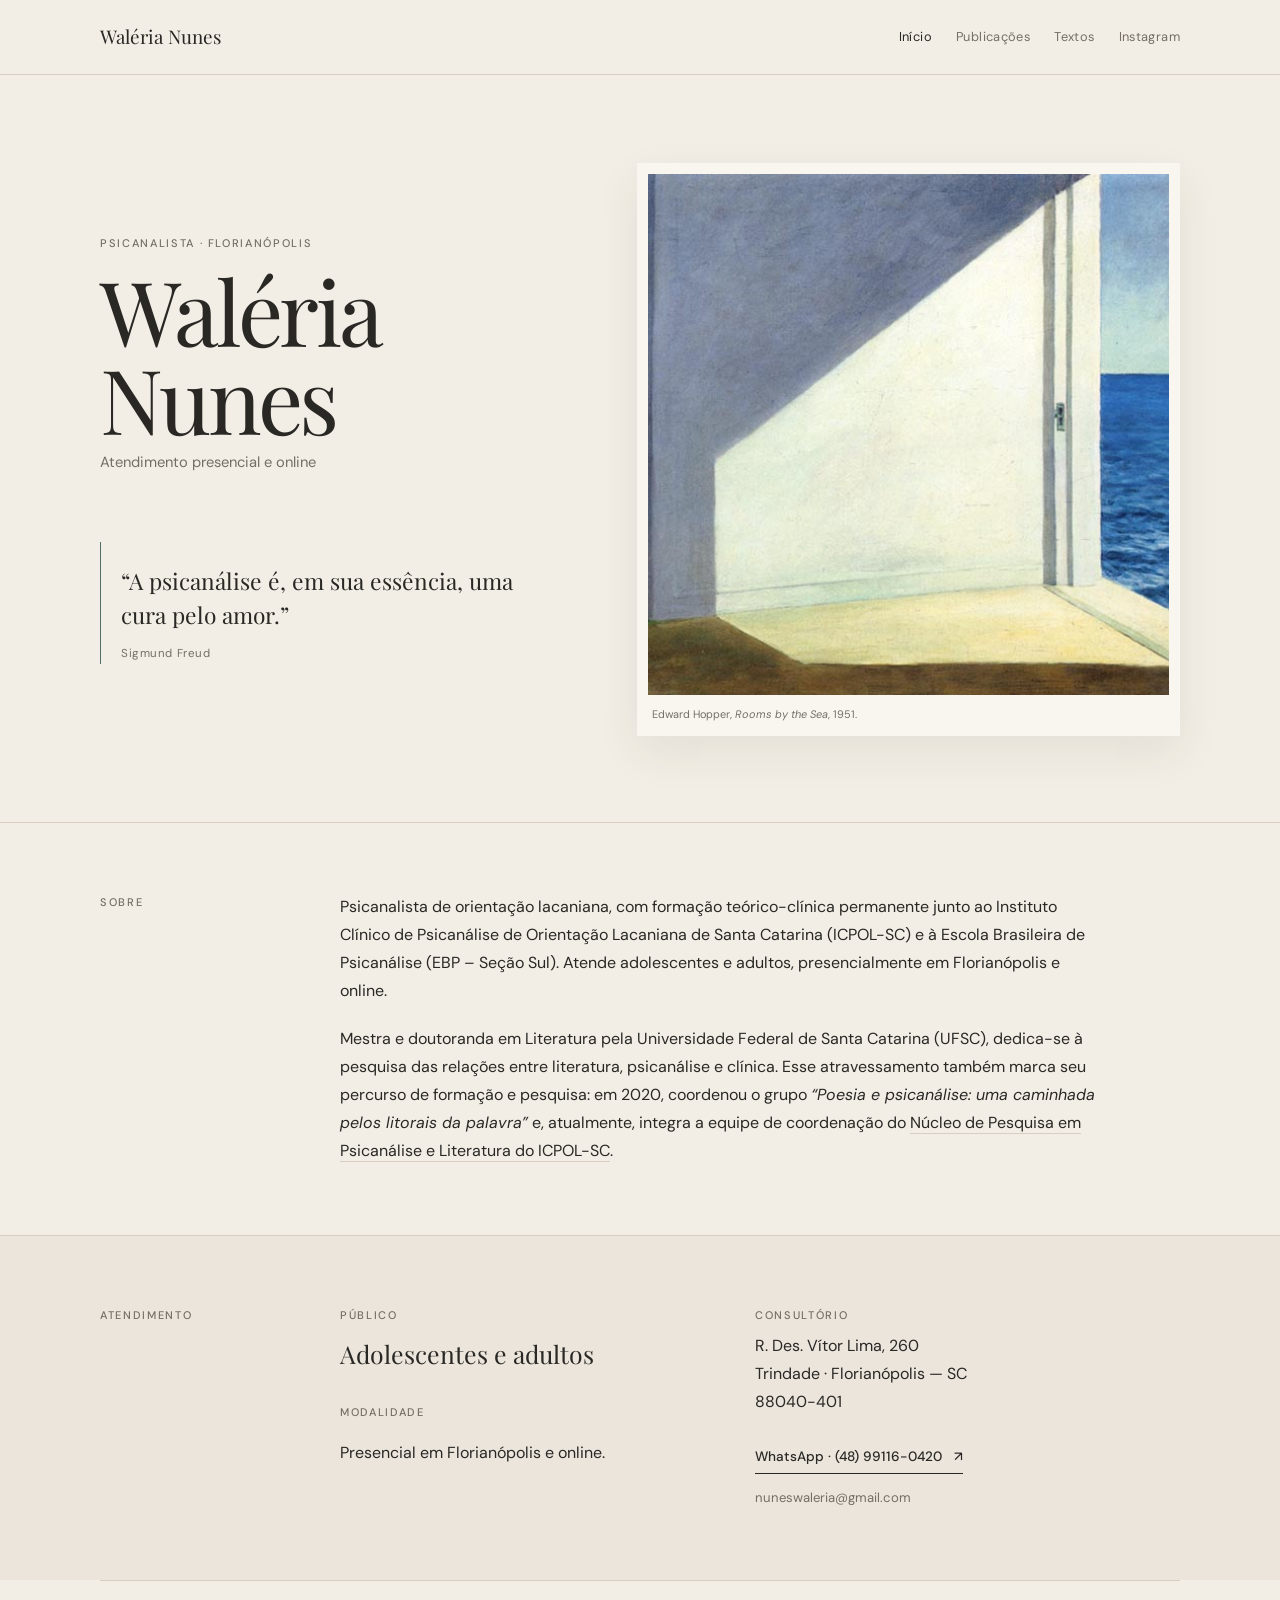
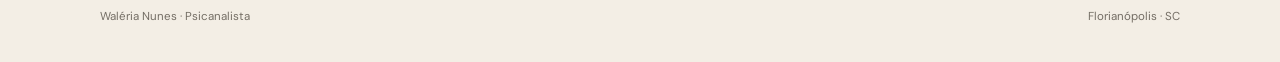
<file: index.html>
<!doctype html>
<html lang="pt-BR">
<head>
  <meta charset="utf-8">
  <meta name="viewport" content="width=device-width, initial-scale=1">

  <title>Waléria Nunes | Psicanalista em Florianópolis</title>
  <meta name="description" content="Waléria Nunes, psicanalista de orientação lacaniana em Florianópolis. Atendimento presencial na Trindade e online para adolescentes e adultos.">
  <meta name="author" content="Waléria Nunes">
  <meta name="robots" content="index, follow">
  <link rel="canonical" href="https://walerianunes.github.io/psicanalise_waleria/">

  <meta property="og:type" content="website">
  <meta property="og:locale" content="pt_BR">
  <meta property="og:title" content="Waléria Nunes | Psicanalista em Florianópolis">
  <meta property="og:description" content="Atendimento psicanalítico presencial em Florianópolis e online para adolescentes e adultos.">
  <meta property="og:url" content="https://walerianunes.github.io/psicanalise_waleria/">
  <meta property="og:image" content="https://walerianunes.github.io/psicanalise_waleria/hopper.jpg">
  <meta property="og:image:alt" content="Rooms by the Sea, de Edward Hopper">

  <meta name="twitter:card" content="summary_large_image">
  <meta name="twitter:title" content="Waléria Nunes | Psicanalista em Florianópolis">
  <meta name="twitter:description" content="Atendimento psicanalítico presencial em Florianópolis e online para adolescentes e adultos.">
  <meta name="twitter:image" content="https://walerianunes.github.io/psicanalise_waleria/hopper.jpg">

  <script type="application/ld+json">
  {
    "@context": "https://schema.org",
    "@graph": [
      {
        "@type": "WebSite",
        "@id": "https://walerianunes.github.io/psicanalise_waleria/#website",
        "url": "https://walerianunes.github.io/psicanalise_waleria/",
        "name": "Waléria Nunes | Psicanalista em Florianópolis",
        "inLanguage": "pt-BR"
      },
      {
        "@type": "Person",
        "@id": "https://walerianunes.github.io/psicanalise_waleria/#waleria-nunes",
        "name": "Waléria Nunes",
        "jobTitle": "Psicanalista",
        "url": "https://walerianunes.github.io/psicanalise_waleria/",
        "email": "mailto:nuneswaleria@gmail.com",
        "telephone": "+55-48-99116-0420",
        "sameAs": [
          "https://www.instagram.com/walerianunes_/"
        ],
        "knowsAbout": [
          "Psicanálise",
          "Psicanálise de orientação lacaniana",
          "Literatura",
          "Psicanálise e literatura"
        ],
        "address": {
          "@type": "PostalAddress",
          "streetAddress": "R. Des. Vítor Lima, 260",
          "addressLocality": "Florianópolis",
          "addressRegion": "SC",
          "postalCode": "88040-401",
          "addressCountry": "BR"
        }
      }
    ]
  }
  </script>

  <link rel="stylesheet" href="style.css">
</head>
<body>
  <header class="site-header">
    <div class="shell header-inner">
      <a class="brand" href="index.html">Waléria Nunes</a>
      <nav>
        <a class="active" href="index.html">Início</a>
        <a href="publicacoes.html">Publicações</a>
        <a href="textos.html">Textos</a>
        <a href="https://www.instagram.com/walerianunes_/" target="_blank" rel="noopener noreferrer">Instagram</a>
      </nav>
    </div>
  </header>

  <main>
    <section class="hero shell">
      <div class="hero-copy">
        <p class="kicker">Psicanalista · Florianópolis</p>
        <h1 aria-label="Waléria Nunes, psicanalista em Florianópolis">Waléria Nunes</h1>
        <p class="subtitle">Atendimento presencial e online</p>

        <blockquote>
          <p>“A psicanálise é, em sua essência, uma cura pelo amor.”</p>
          <cite>Sigmund Freud</cite>
        </blockquote>
      </div>

      <figure class="artwork">
        <img src="hopper.jpg" alt="Rooms by the Sea, de Edward Hopper, com uma porta aberta para o mar">
        <figcaption>Edward Hopper, <em>Rooms by the Sea</em>, 1951.</figcaption>
      </figure>
    </section>

    <section class="section">
      <div class="shell section-grid">
        <p class="section-label">Sobre</p>
        <div class="prose">
          <p>Psicanalista de orientação lacaniana, com formação teórico-clínica permanente junto ao Instituto Clínico de Psicanálise de Orientação Lacaniana de Santa Catarina (ICPOL-SC) e à Escola Brasileira de Psicanálise (EBP – Seção Sul). Atende adolescentes e adultos, presencialmente em Florianópolis e online.</p>

          <p>Mestra e doutoranda em Literatura pela Universidade Federal de Santa Catarina (UFSC), dedica-se à pesquisa das relações entre literatura, psicanálise e clínica. Esse atravessamento também marca seu percurso de formação e pesquisa: em 2020, coordenou o grupo <em>“Poesia e psicanálise: uma caminhada pelos litorais da palavra”</em> e, atualmente, integra a equipe de coordenação do <a class="inline-link" href="https://www.icpol.com.br/nucleo-de-pesquisa-em-psicanalise-e-literatura/" target="_blank" rel="noopener noreferrer">Núcleo de Pesquisa em Psicanálise e Literatura do ICPOL-SC</a>.</p>
        </div>
      </div>
    </section>

    <section class="section soft">
      <div class="shell section-grid">
        <p class="section-label">Atendimento</p>

        <div class="attendance-grid">
          <div>
            <p class="mini-label">Público</p>
            <p class="highlight">Adolescentes e adultos</p>

            <p class="mini-label second">Modalidade</p>
            <p>Presencial em Florianópolis e online.</p>
          </div>

          <div>
            <p class="mini-label">Consultório</p>
            <address>
              R. Des. Vítor Lima, 260<br>
              Trindade · Florianópolis — SC<br>
              88040-401
            </address>

            <a class="whatsapp" href="https://wa.me/5548991160420" target="_blank" rel="noopener noreferrer">
              WhatsApp · (48) 99116-0420 <span>↗</span>
            </a>

            <a class="simple-contact" href="mailto:nuneswaleria@gmail.com">nuneswaleria@gmail.com</a>
          </div>
        </div>
      </div>
    </section>
  </main>

  <footer class="shell footer">
    <span>Waléria Nunes · Psicanalista</span>
    <span>Florianópolis · SC</span>
  </footer>
</body>
</html>
</file>
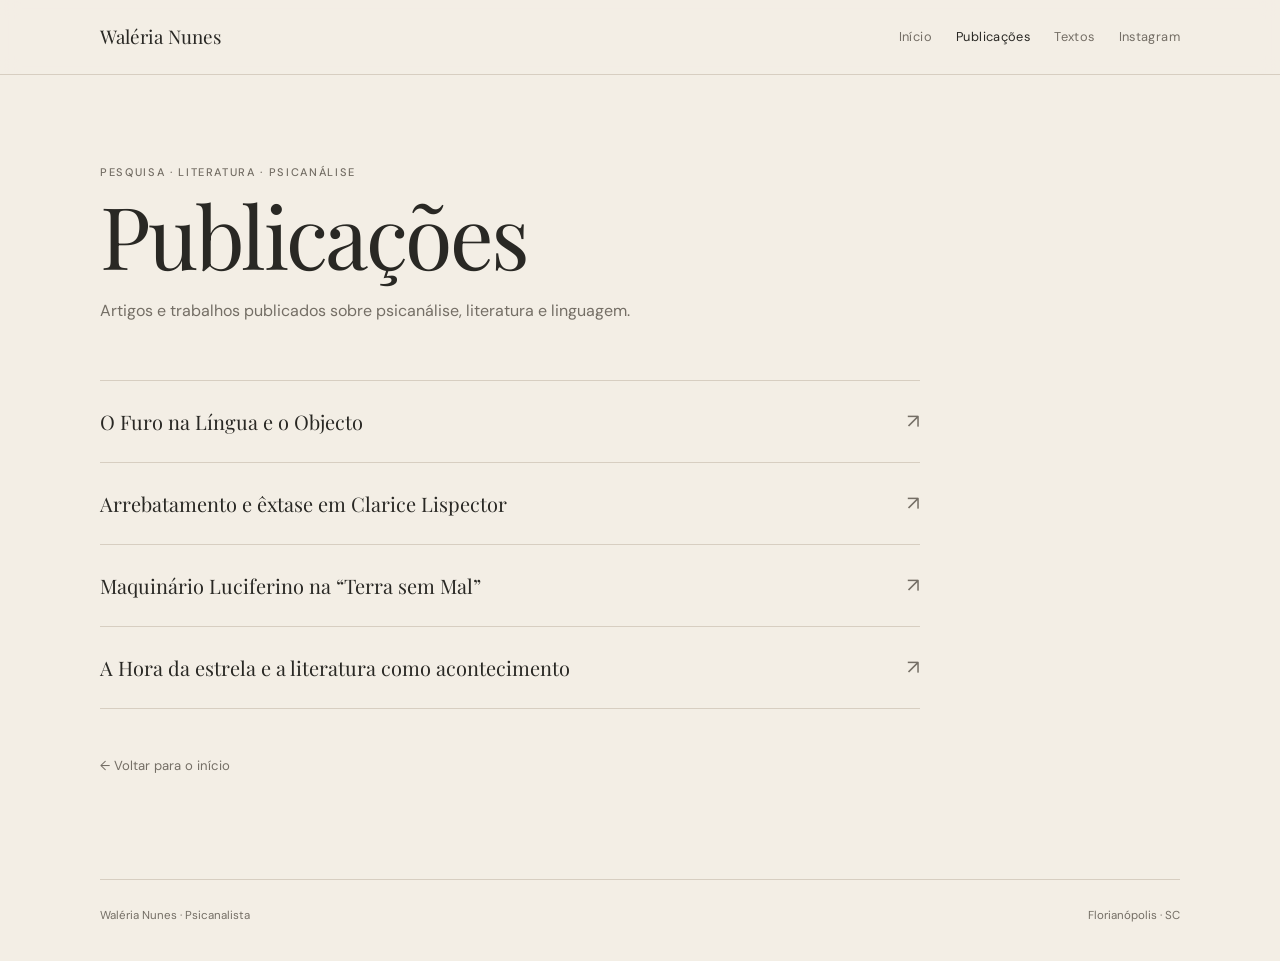
<file: publicacoes.html>
<!doctype html>
<html lang="pt-BR">
<head>
  <meta charset="utf-8">
  <meta name="viewport" content="width=device-width, initial-scale=1">

  <title>Publicações sobre Psicanálise e Literatura | Waléria Nunes</title>
  <meta name="description" content="Artigos e publicações de Waléria Nunes sobre psicanálise, literatura e linguagem, incluindo trabalhos sobre Clarice Lispector e literatura brasileira.">
  <meta name="author" content="Waléria Nunes">
  <meta name="robots" content="index, follow">
  <link rel="canonical" href="https://walerianunes.github.io/psicanalise_waleria/publicacoes.html">

  <meta property="og:type" content="website">
  <meta property="og:locale" content="pt_BR">
  <meta property="og:title" content="Publicações | Waléria Nunes">
  <meta property="og:description" content="Artigos e trabalhos publicados sobre psicanálise, literatura e linguagem.">
  <meta property="og:url" content="https://walerianunes.github.io/psicanalise_waleria/publicacoes.html">

  <script type="application/ld+json">
  {
    "@context": "https://schema.org",
    "@type": "CollectionPage",
    "name": "Publicações | Waléria Nunes",
    "url": "https://walerianunes.github.io/psicanalise_waleria/publicacoes.html",
    "description": "Artigos e trabalhos publicados sobre psicanálise, literatura e linguagem.",
    "inLanguage": "pt-BR",
    "author": {
      "@type": "Person",
      "name": "Waléria Nunes",
      "url": "https://walerianunes.github.io/psicanalise_waleria/"
    }
  }
  </script>

  <link rel="stylesheet" href="style.css">
</head>
<body>
  <header class="site-header">
    <div class="shell header-inner">
      <a class="brand" href="index.html">Waléria Nunes</a>
      <nav>
        <a href="index.html">Início</a>
        <a class="active" href="publicacoes.html">Publicações</a>
        <a href="textos.html">Textos</a>
        <a href="https://www.instagram.com/walerianunes_/" target="_blank" rel="noopener noreferrer">Instagram</a>
      </nav>
    </div>
  </header>

  <main class="inner-page shell">
    <p class="kicker">Pesquisa · Literatura · Psicanálise</p>
    <h1 class="inner-title">Publicações</h1>
    <p class="inner-intro">Artigos e trabalhos publicados sobre psicanálise, literatura e linguagem.</p>

    <div class="publication-list">
      <a href="https://www.varidade.com.br/index.php/o-furo-na-lingua-e-o-objecto" target="_blank" rel="noopener noreferrer"><span>O Furo na Língua e o Objecto</span><span>↗</span></a>
      <a href="https://seer.ufsj.edu.br/analytica/article/view/4308" target="_blank" rel="noopener noreferrer"><span>Arrebatamento e êxtase em Clarice Lispector</span><span>↗</span></a>
      <a href="https://revista.uniandrade.br/index.php/ScriptaAlumni/article/view/3271" target="_blank" rel="noopener noreferrer"><span>Maquinário Luciferino na “Terra sem Mal”</span><span>↗</span></a>
      <a href="https://lm.alb.org.br/index.php/lm/article/view/1509" target="_blank" rel="noopener noreferrer"><span>A Hora da estrela e a literatura como acontecimento</span><span>↗</span></a>
    </div>

    <a class="back" href="index.html">← Voltar para o início</a>
  </main>

  <footer class="shell footer">
    <span>Waléria Nunes · Psicanalista</span>
    <span>Florianópolis · SC</span>
  </footer>
</body>
</html>
</file>
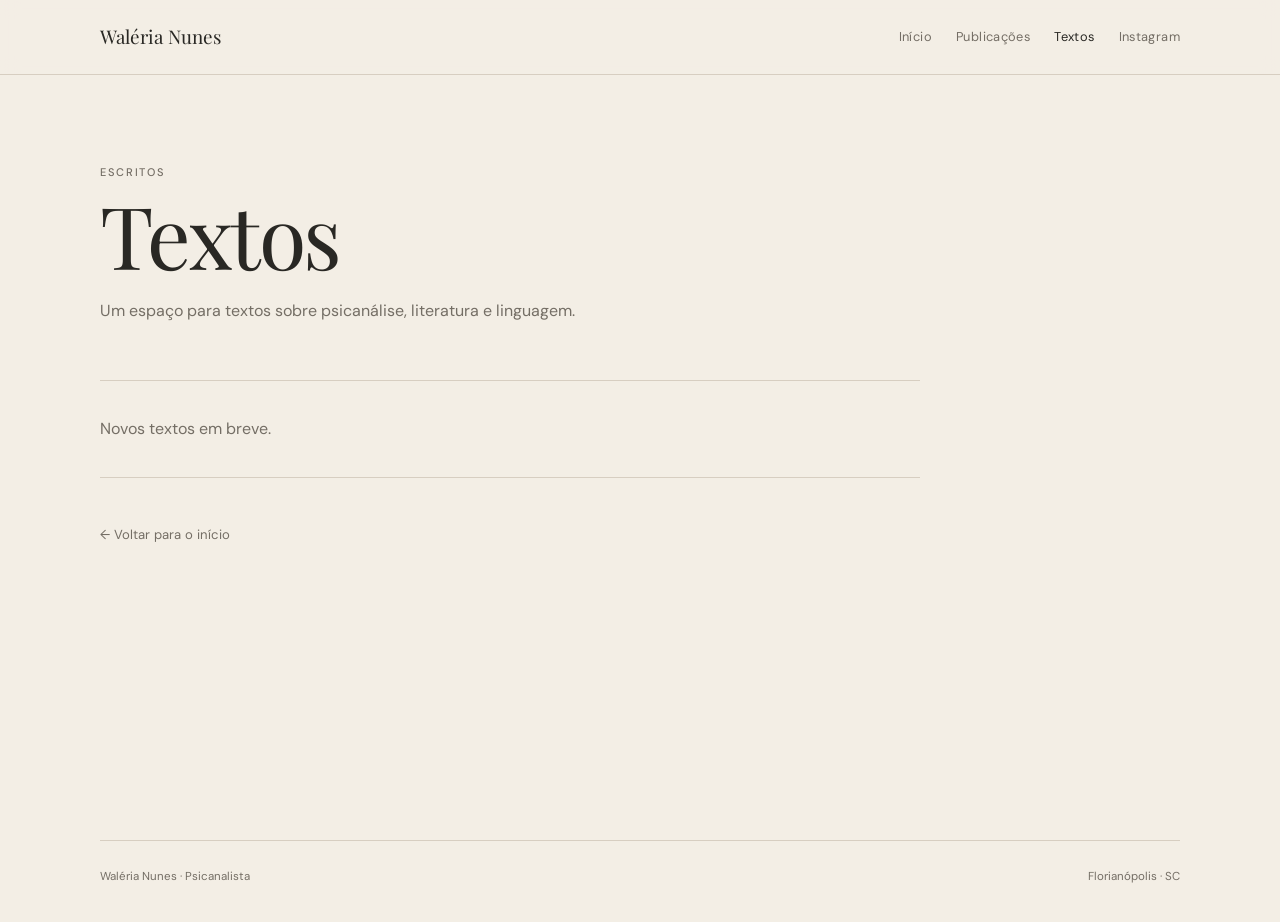
<file: textos.html>
<!doctype html>
<html lang="pt-BR">
<head>
  <meta charset="utf-8">
  <meta name="viewport" content="width=device-width, initial-scale=1">

  <title>Textos sobre Psicanálise, Literatura e Linguagem | Waléria Nunes</title>
  <meta name="description" content="Textos de Waléria Nunes sobre psicanálise, literatura, linguagem e clínica.">
  <meta name="author" content="Waléria Nunes">
  <meta name="robots" content="index, follow">
  <link rel="canonical" href="https://walerianunes.github.io/psicanalise_waleria/textos.html">

  <meta property="og:type" content="website">
  <meta property="og:locale" content="pt_BR">
  <meta property="og:title" content="Textos | Waléria Nunes">
  <meta property="og:description" content="Textos sobre psicanálise, literatura, linguagem e clínica.">
  <meta property="og:url" content="https://walerianunes.github.io/psicanalise_waleria/textos.html">

  <script type="application/ld+json">
  {
    "@context": "https://schema.org",
    "@type": "CollectionPage",
    "name": "Textos | Waléria Nunes",
    "url": "https://walerianunes.github.io/psicanalise_waleria/textos.html",
    "description": "Textos sobre psicanálise, literatura, linguagem e clínica.",
    "inLanguage": "pt-BR",
    "author": {
      "@type": "Person",
      "name": "Waléria Nunes",
      "url": "https://walerianunes.github.io/psicanalise_waleria/"
    }
  }
  </script>

  <link rel="stylesheet" href="style.css">
</head>
<body>
  <header class="site-header">
    <div class="shell header-inner">
      <a class="brand" href="index.html">Waléria Nunes</a>
      <nav>
        <a href="index.html">Início</a>
        <a href="publicacoes.html">Publicações</a>
        <a class="active" href="textos.html">Textos</a>
        <a href="https://www.instagram.com/walerianunes_/" target="_blank" rel="noopener noreferrer">Instagram</a>
      </nav>
    </div>
  </header>

  <main class="inner-page shell">
    <p class="kicker">Escritos</p>
    <h1 class="inner-title">Textos</h1>
    <p class="inner-intro">Um espaço para textos sobre psicanálise, literatura e linguagem.</p>

    <div class="coming-soon">
      <p>Novos textos em breve.</p>
    </div>

    <a class="back" href="index.html">← Voltar para o início</a>
  </main>

  <footer class="shell footer">
    <span>Waléria Nunes · Psicanalista</span>
    <span>Florianópolis · SC</span>
  </footer>
</body>
</html>
</file>
<file: style.css>
@import url('https://fonts.googleapis.com/css2?family=DM+Sans:wght@400;500&family=Playfair+Display:wght@400;500&display=swap');

:root {
  --bg: #f3eee5;
  --paper: #f9f6f0;
  --soft: #ebe5dc;
  --ink: #292824;
  --muted: #746e65;
  --line: #d7cec1;
  --sea: #526b6c;
}

* { box-sizing: border-box; }
html { scroll-behavior: smooth; }

body {
  margin: 0;
  background: var(--bg);
  color: var(--ink);
  font-family: "DM Sans", Arial, sans-serif;
  line-height: 1.75;
}

a { color: inherit; text-decoration: none; }

.shell {
  width: min(1080px, calc(100% - 48px));
  margin: 0 auto;
}

.site-header {
  position: sticky;
  top: 0;
  z-index: 10;
  background: rgba(243, 238, 229, .95);
  backdrop-filter: blur(9px);
  border-bottom: 1px solid var(--line);
}

.header-inner {
  min-height: 74px;
  display: flex;
  align-items: center;
  justify-content: space-between;
  gap: 32px;
}

.brand {
  font-family: "Playfair Display", Georgia, serif;
  font-size: 1.18rem;
}

nav {
  display: flex;
  flex-wrap: wrap;
  justify-content: flex-end;
  gap: 24px;
  color: var(--muted);
  font-size: .8rem;
  letter-spacing: .03em;
}

nav a:hover, nav a.active { color: var(--ink); }

.hero {
  display: grid;
  grid-template-columns: .92fr 1.08fr;
  align-items: center;
  gap: 75px;
  padding: 88px 0 86px;
}

.kicker, .section-label, .mini-label {
  margin: 0;
  text-transform: uppercase;
  letter-spacing: .15em;
  font-size: .69rem;
  color: var(--muted);
  font-weight: 500;
}

.hero h1 {
  margin: 12px 0 9px;
  font-family: "Playfair Display", Georgia, serif;
  font-size: clamp(3.7rem, 7vw, 6rem);
  line-height: .98;
  letter-spacing: -.035em;
  font-weight: 400;
}

.subtitle {
  margin: 0;
  color: var(--muted);
  font-size: .92rem;
}

blockquote {
  margin: 66px 0 0;
  padding: 22px 0 0 20px;
  border-left: 1px solid var(--sea);
  max-width: 475px;
}

blockquote p {
  margin: 0;
  font-family: "Playfair Display", Georgia, serif;
  font-size: 1.42rem;
  line-height: 1.5;
}

blockquote cite {
  display: block;
  margin-top: 12px;
  color: var(--muted);
  font-size: .72rem;
  font-style: normal;
  letter-spacing: .05em;
}

.artwork {
  margin: 0;
  background: var(--paper);
  padding: 11px;
  box-shadow: 0 16px 42px rgba(56, 49, 40, .08);
}

.artwork img {
  width: 100%;
  display: block;
  aspect-ratio: 1 / 1;
  object-fit: cover;
}

.artwork figcaption {
  padding: 10px 4px 1px;
  color: var(--muted);
  font-size: .68rem;
}

.section {
  border-top: 1px solid var(--line);
  padding: 70px 0;
}

.soft { background: var(--soft); }

.section-grid {
  display: grid;
  grid-template-columns: 175px minmax(0, 1fr);
  gap: 65px;
}

.prose { max-width: 760px; }
.prose p { margin: 0 0 20px; }
.prose p:last-child { margin-bottom: 0; }

.inline-link { border-bottom: 1px solid var(--line); }
.inline-link:hover { border-color: var(--ink); }

.attendance-grid {
  display: grid;
  grid-template-columns: 1fr 1fr;
  gap: 70px;
  max-width: 760px;
}

.highlight {
  margin: 7px 0 28px;
  font-family: "Playfair Display", Georgia, serif;
  font-size: 1.55rem;
}

.second { margin-top: 28px; }

address {
  margin-top: 7px;
  font-style: normal;
}

.whatsapp {
  display: inline-flex;
  gap: 12px;
  align-items: center;
  margin-top: 29px;
  padding-bottom: 4px;
  border-bottom: 1px solid var(--ink);
  font-size: .85rem;
  font-weight: 500;
}

.whatsapp:hover { color: var(--sea); border-color: var(--sea); }

.simple-contact {
  display: block;
  margin-top: 13px;
  color: var(--muted);
  font-size: .82rem;
}

.footer {
  display: flex;
  justify-content: space-between;
  gap: 20px;
  padding: 26px 0 35px;
  border-top: 1px solid var(--line);
  color: var(--muted);
  font-size: .72rem;
}

.inner-page {
  min-height: calc(100vh - 135px);
  padding: 88px 0 100px;
}

.inner-title {
  margin: 10px 0 18px;
  font-family: "Playfair Display", Georgia, serif;
  font-size: clamp(3.5rem, 7vw, 5.4rem);
  line-height: 1;
  letter-spacing: -.03em;
  font-weight: 400;
}

.inner-intro {
  max-width: 610px;
  margin: 0 0 55px;
  color: var(--muted);
}

.publication-list {
  max-width: 820px;
  border-top: 1px solid var(--line);
}

.publication-list a {
  display: flex;
  justify-content: space-between;
  gap: 35px;
  padding: 23px 0;
  border-bottom: 1px solid var(--line);
  font-family: "Playfair Display", Georgia, serif;
  font-size: 1.25rem;
}

.publication-list a span:last-child {
  color: var(--muted);
  font-family: "DM Sans", Arial, sans-serif;
}

.publication-list a:hover { opacity: .62; }

.coming-soon {
  max-width: 820px;
  padding: 34px 0;
  border-top: 1px solid var(--line);
  border-bottom: 1px solid var(--line);
  color: var(--muted);
}

.coming-soon p { margin: 0; }

.back {
  display: inline-block;
  margin-top: 46px;
  color: var(--muted);
  font-size: .82rem;
}

.back:hover { color: var(--ink); }

@media (max-width: 760px) {
  .shell { width: min(100% - 30px, 1080px); }

  .header-inner {
    min-height: auto;
    padding: 16px 0;
    flex-direction: column;
    align-items: flex-start;
    gap: 9px;
  }

  nav {
    justify-content: flex-start;
    gap: 9px 16px;
  }

  .hero {
    grid-template-columns: 1fr;
    gap: 48px;
    padding: 62px 0 60px;
  }

  blockquote { margin-top: 50px; }
  .section { padding: 55px 0; }

  .section-grid {
    grid-template-columns: 1fr;
    gap: 24px;
  }

  .attendance-grid {
    grid-template-columns: 1fr;
    gap: 44px;
  }

  .inner-page { padding: 64px 0 80px; }

  .publication-list a { font-size: 1.08rem; }

  .footer {
    flex-direction: column;
    gap: 4px;
  }
}
</file>
